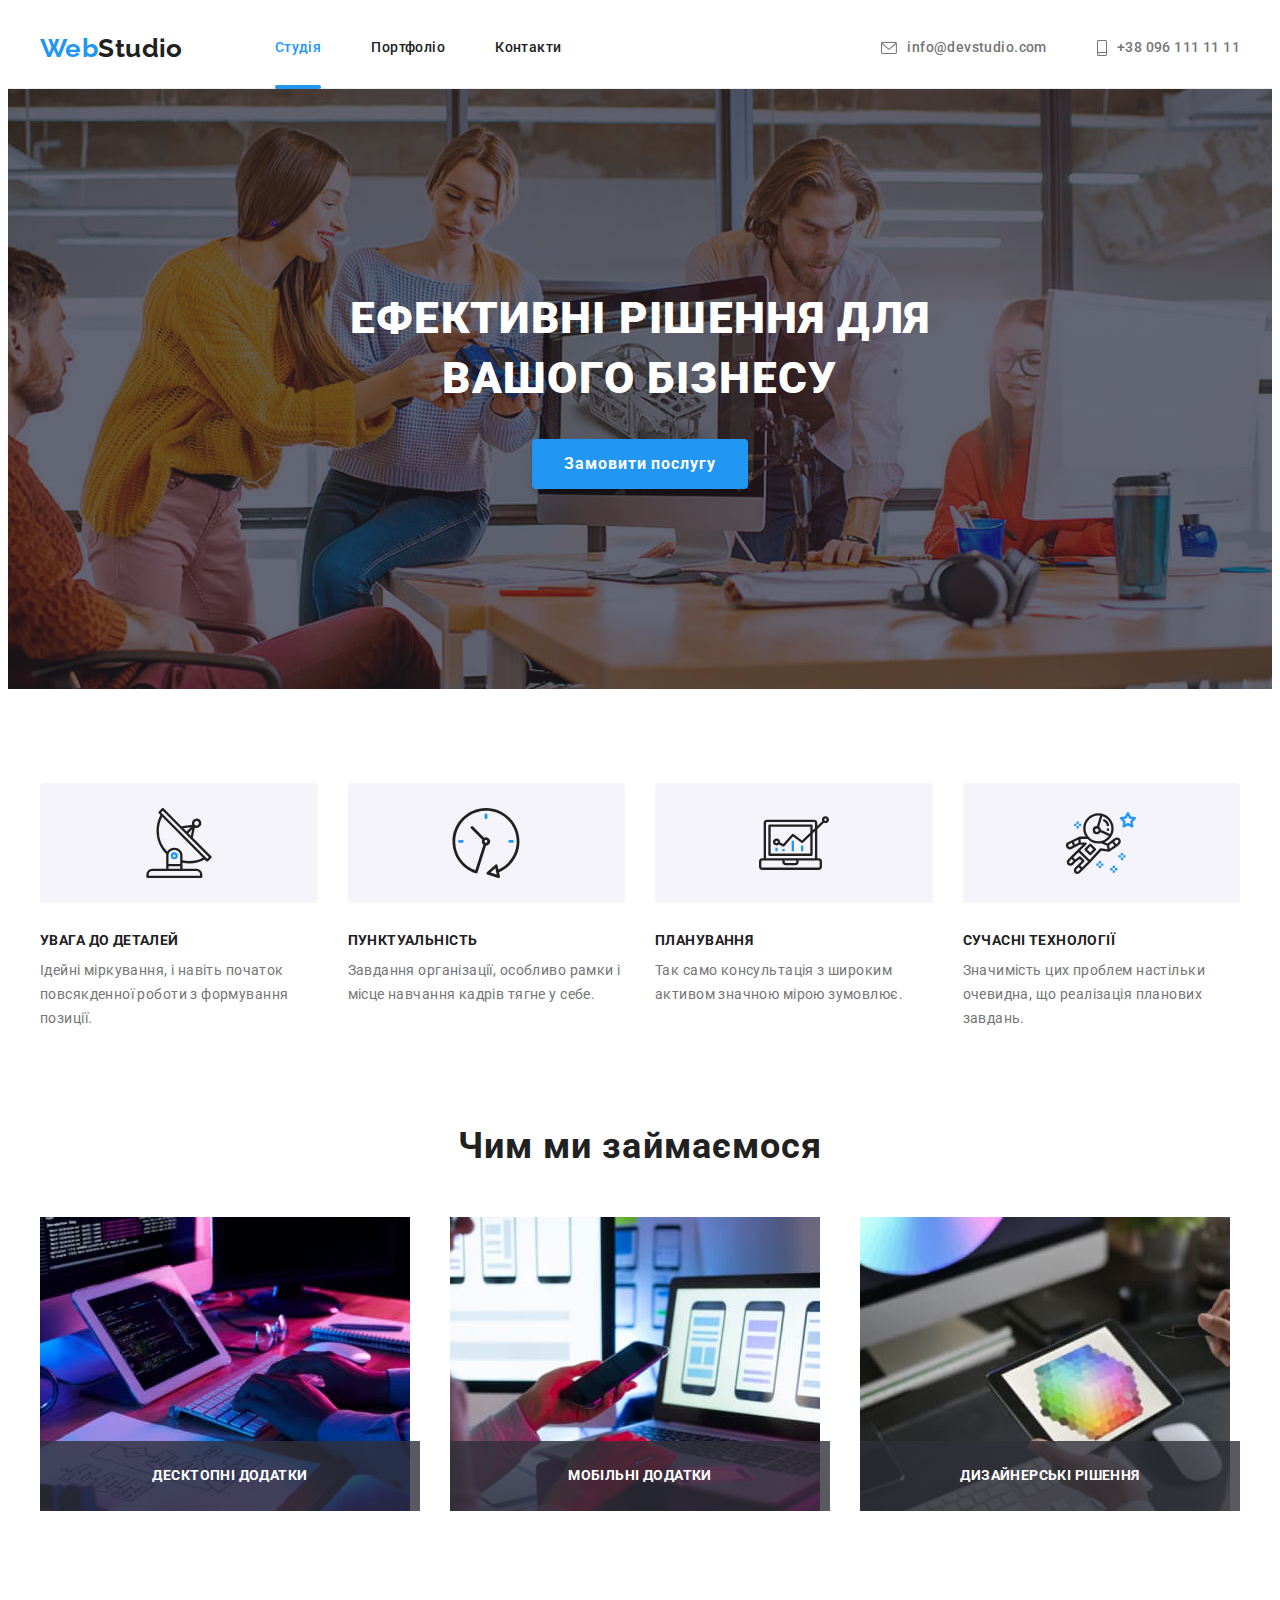
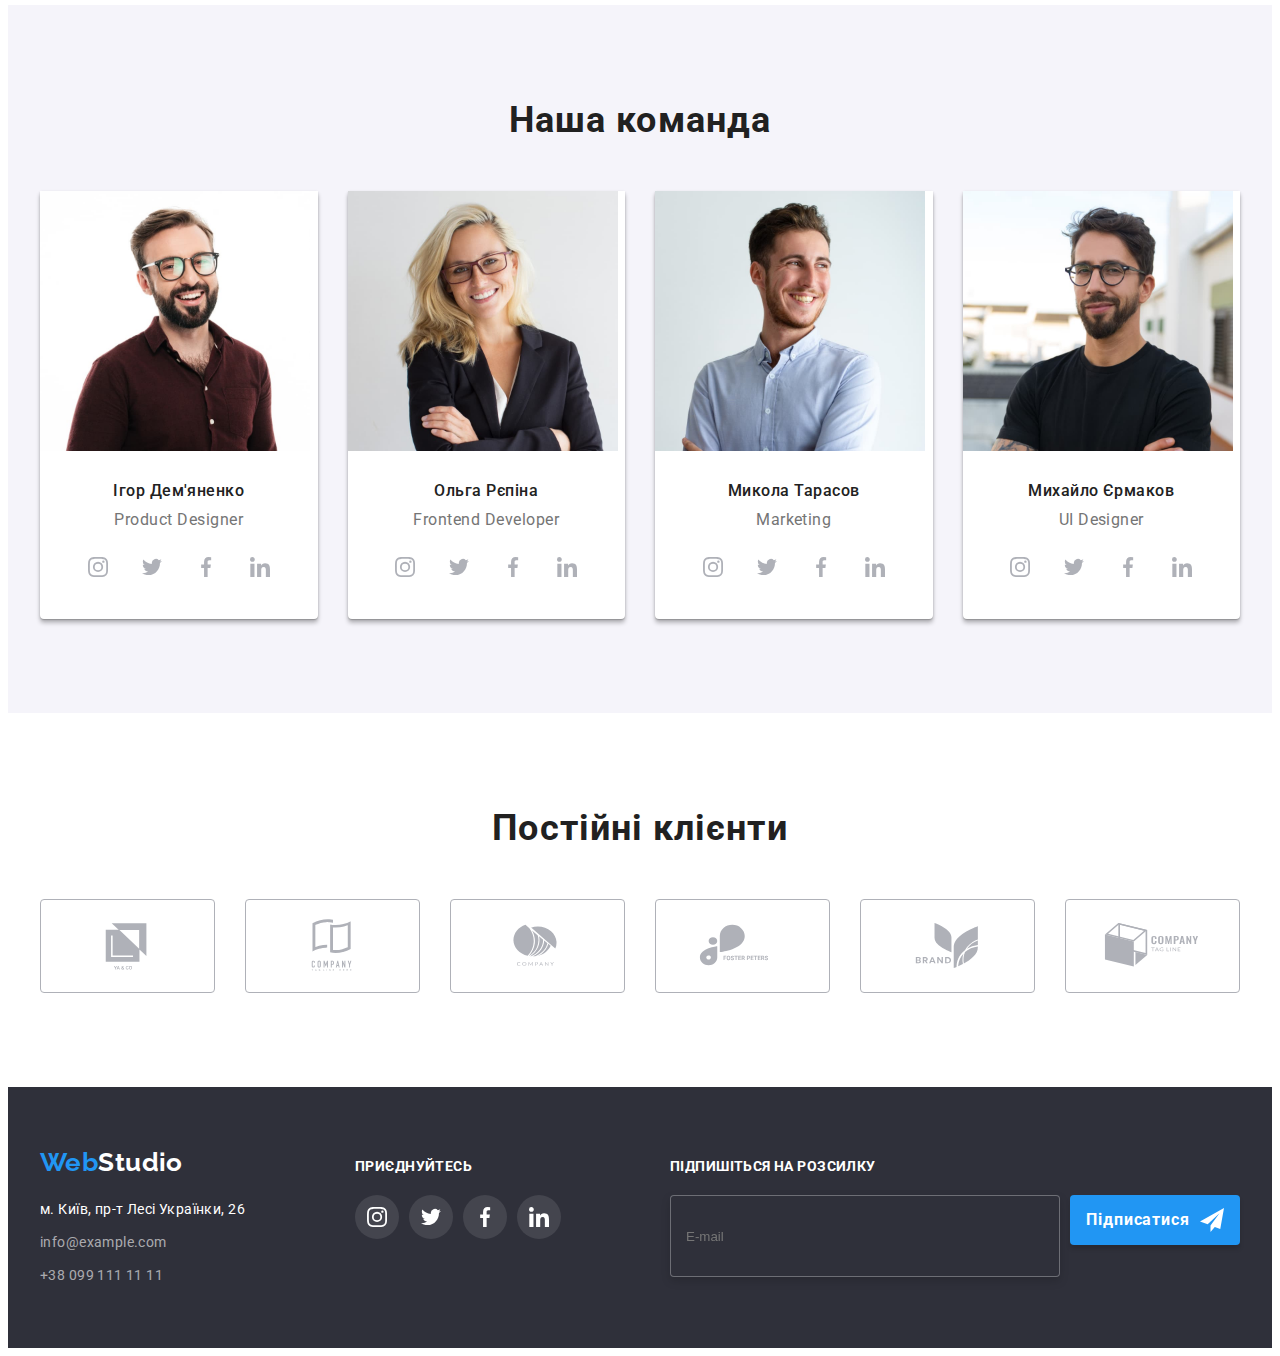
<file: index.html>
<!DOCTYPE html>
<html lang="uk">
  <head>
    <meta charset="UTF-8" />
    <meta http-equiv="X-UA-Compatible" content="IE=edge" />
    <meta name="viewport" content="width=device-width, initial-scale=1.0" />
    <title>Студія</title>
    <link rel="preconnect" href="https://fonts.googleapis.com" />
    <link rel="preconnect" href="https://fonts.gstatic.com" crossorigin />
    <link
      href="https://fonts.googleapis.com/css2?family=Raleway:wght@700&family=Roboto:wght@400;500;700;900&display=swap"
      rel="stylesheet"
    />
    <link
      rel="stylesheet"
      href="https://cdnjs.cloudflare.com/ajax/libs/modern-normalize/1.1.0/modern-normalize.min.css"
      integrity="sha512-wpPYUAdjBVSE4KJnH1VR1HeZfpl1ub8YT/NKx4PuQ5NmX2tKuGu6U/JRp5y+Y8XG2tV+wKQpNHVUX03MfMFn9Q=="
      crossorigin="anonymous"
      referrerpolicy="no-referrer"
    />
    <link rel="stylesheet" href="./css/main.min.css" />
  </head>
  <body>
    <header class="header">
      <div class="header__container container">
        <a class="header__logo logo" href=""><span class="logo__span">Web</span>Studio</a>
        <nav class="nav">
          <ul class="nav__list list">
            <li class="nav__item">
              <a class="nav__link link nav__link--current" href="./index.html">Студія</a>
            </li>
            <li class="nav__item">
              <a class="nav__link link" href="./portfolio.html">Портфоліо</a>
            </li>
            <li class="nav__item"><a class="nav__link link" href="">Контакти</a></li>
          </ul>
        </nav>

        <ul class="contacts__list list">
          <li class="contacts__item">
            <a class="contacts__link link" href="mailto:info@example.com">
              <svg class="contacts__icon" width="16" height="12">
                <use href="./images/icons.svg#envelope"></use>
              </svg>
              info@devstudio.com
            </a>
          </li>
          <li class="contacts__item">
            <a class="contacts__link link" href="tel:380991111111">
              <svg class="contacts__icon" width="10" height="16">
                <use href="./images/icons.svg#smartphone"></use>
              </svg>
              +38 096 111 11 11</a
            >
          </li>
        </ul>
      </div>
    </header>

    <main>
      <!--Герой-->
      <section class="hero">
        <div class="hero__container container">
          <h1 class="hero__title">Ефективні рішення для вашого бізнесу</h1>
          <button class="hero__btn btn" type="button" data-modal-open>Замовити послугу</button>
        </div>
      </section>
      <!--Наші переваги-->
      <section class="advantages">
        <div class="container">
          <h2 class="visually-hidden">Наші переваги</h2>
          <ul class="advantages__list list">
            <li class="advantages__item">
              <div class="advantages__box-icon">
                <svg class="advantages__icon" width="70" height="70">
                  <use href="./images/icons.svg#antenna"></use>
                </svg>
              </div>
              <h3 class="advantages__subtitle">Увага до деталей</h3>
              <p class="advantages__text">
                Ідейні міркування, і навіть початок повсякденної роботи з формування позиції.
              </p>
            </li>

            <li class="advantages__item">
              <div class="advantages__box-icon">
                <svg class="advantages__icon" width="70" height="70">
                  <use href="./images/icons.svg#clock"></use>
                </svg>
              </div>
              <h3 class="advantages__subtitle">Пунктуальність</h3>
              <p class="advantages__text">
                Завдання організації, особливо рамки і місце навчання кадрів тягне у себе.
              </p>
            </li>

            <li class="advantages__item">
              <div class="advantages__box-icon">
                <svg class="advantages__icon" width="70" height="70">
                  <use href="./images/icons.svg#diagram"></use>
                </svg>
              </div>
              <h3 class="advantages__subtitle">Планування</h3>
              <p class="advantages__text">
                Так само консультація з широким активом значною мірою зумовлює.
              </p>
            </li>

            <li class="advantages__item">
              <div class="advantages__box-icon">
                <svg class="advantages__icon" width="70" height="70">
                  <use href="./images/icons.svg#astronaut"></use>
                </svg>
              </div>
              <h3 class="advantages__subtitle">Сучасні технології</h3>
              <p class="advantages__text">
                Значимість цих проблем настільки очевидна, що реалізація планових завдань.
              </p>
            </li>
          </ul>
        </div>
      </section>
      <!--Чим ми займаємося-->
      <section class="practice">
        <div class="container">
          <h2 class="practice__title">Чим ми займаємося</h2>

          <ul class="practice__list list card-set">
            <li class="practice__item card-set__item">
              <img
                class="practice__img"
                src="./images/index/what-we-do/img(4).jpg"
                alt="Розробка"
                width="370"
              />
              <div class="practice-box">
                <h3 class="practice-box__subtitle">Десктопні додатки</h3>
              </div>
            </li>

            <li class="practice__item card-set__item">
              <img
                class="practice__img"
                src="./images/index/what-we-do/img(5).jpg"
                alt="Адаптивна розробка"
                width="370"
              />
              <div class="practice-box">
                <h3 class="practice-box__subtitle">Мобільні додатки</h3>
              </div>
            </li>

            <li class="practice__item card-set__item">
              <img
                class="practice__img"
                src="./images/index/what-we-do/img(6).jpg"
                alt="Дизайн"
                width="370"
              />
              <div class="practice-box">
                <h3 class="practice-box__subtitle">Дизайнерські рішення</h3>
              </div>
            </li>
          </ul>
        </div>
      </section>
      <!--Наша команда-->
      <section class="team">
        <div class="container">
          <h2 class="team__title">Наша команда</h2>

          <ul class="team__list list card-set">
            <li class="team__item card-set__item">
              <img
                class="team__avatar"
                src="./images/index/our-team/productdesigner.jpg"
                alt="Ігор Дем'яненко"
                width="270"
              />
              <div class="team-box">
                <h3 class="team-box__subtitle">Ігор Дем'яненко</h3>
                <p lang="en" class="team-box__text">Product Designer</p>
                <ul class="team-box__list list">
                  <li class="team-box__item">
                    <a
                      class="team-box__link link"
                      href="https://www.instagram.com/"
                      target="_blank"
                      rel="noopener noreferrer"
                      aria-label="instagram"
                      ><svg class="team-box__icon" width="20" height="20">
                        <use href="./images/icons.svg#instagram"></use></svg
                    ></a>
                  </li>

                  <li class="team-box__item">
                    <a
                      class="team-box__link link"
                      href="https://twitter.com/"
                      target="_blank"
                      rel="noopener noreferrer"
                      aria-label="twitter"
                      ><svg class="team-box__icon" width="20" height="20">
                        <use href="./images/icons.svg#twitter"></use></svg
                    ></a>
                  </li>

                  <li class="team-box__item">
                    <a
                      class="team-box__link link"
                      href="https://www.facebook.com/"
                      target="_blank"
                      rel="noopener noreferrer"
                      aria-label="facebook"
                      ><svg class="team-box__icon" width="20" height="20">
                        <use href="./images/icons.svg#facebook"></use></svg
                    ></a>
                  </li>

                  <li class="team-box__item">
                    <a
                      class="team-box__link link"
                      href="https://ua.linkedin.com/"
                      target="_blank"
                      rel="noopener noreferrer"
                      aria-label="linkedin"
                      ><svg class="team-box__icon" width="20" height="20">
                        <use href="./images/icons.svg#linkedin"></use></svg
                    ></a>
                  </li>
                </ul>
              </div>
            </li>

            <li class="team__item card-set__item">
              <img
                class="team__avatar"
                src="./images/index/our-team/frontenddeveloper.jpg"
                alt="Ольга Рєпіна"
                width="270"
              />
              <div class="team-box">
                <h3 class="team-box__subtitle">Ольга Рєпіна</h3>
                <p lang="en" class="team-box__text">Frontend Developer</p>
                <ul class="team-box__list list">
                  <li class="team-box__item">
                    <a
                      class="team-box__link link"
                      href="https://www.instagram.com/"
                      target="_blank"
                      rel="noopener noreferrer"
                      aria-label="instagram"
                      ><svg class="team-box__icon" width="20" height="20">
                        <use href="./images/icons.svg#instagram"></use></svg
                    ></a>
                  </li>

                  <li class="team-box__item">
                    <a
                      class="team-box__link link"
                      href="https://twitter.com/"
                      target="_blank"
                      rel="noopener noreferrer"
                      aria-label="twitter"
                      ><svg class="team-box__icon" width="20" height="20">
                        <use href="./images/icons.svg#twitter"></use></svg
                    ></a>
                  </li>

                  <li class="team-box__item">
                    <a
                      class="team-box__link link"
                      href="https://www.facebook.com/"
                      target="_blank"
                      rel="noopener noreferrer"
                      aria-label="facebook"
                      ><svg class="team-box__icon" width="20" height="20">
                        <use href="./images/icons.svg#facebook"></use></svg
                    ></a>
                  </li>

                  <li class="team-box__item">
                    <a
                      class="team-box__link link"
                      href="https://ua.linkedin.com/"
                      target="_blank"
                      rel="noopener noreferrer"
                      aria-label="linkedin"
                      ><svg class="team-box__icon" width="20" height="20">
                        <use href="./images/icons.svg#linkedin"></use></svg
                    ></a>
                  </li>
                </ul>
              </div>
            </li>

            <li class="team__item card-set__item">
              <img
                class="team__avatar"
                src="./images/index/our-team/marketing.jpg"
                alt="Микола Тарасов"
                width="270"
              />
              <div class="team-box">
                <h3 class="team-box__subtitle">Микола Тарасов</h3>
                <p lang="en" class="team-box__text">Marketing</p>
                <ul class="team-box__list list">
                  <li class="team-box__item">
                    <a
                      class="team-box__link link"
                      href="https://www.instagram.com/"
                      target="_blank"
                      rel="noopener noreferrer"
                      aria-label="instagram"
                      ><svg class="team-box__icon" width="20" height="20">
                        <use href="./images/icons.svg#instagram"></use></svg
                    ></a>
                  </li>

                  <li class="team-box__item">
                    <a
                      class="team-box__link link"
                      href="https://twitter.com/"
                      target="_blank"
                      rel="noopener noreferrer"
                      aria-label="twitter"
                      ><svg class="team-box__icon" width="20" height="20">
                        <use href="./images/icons.svg#twitter"></use></svg
                    ></a>
                  </li>

                  <li class="team-box__item">
                    <a
                      class="team-box__link link"
                      href="https://www.facebook.com/"
                      target="_blank"
                      rel="noopener noreferrer"
                      aria-label="facebook"
                      ><svg class="team-box__icon" width="20" height="20">
                        <use href="./images/icons.svg#facebook"></use></svg
                    ></a>
                  </li>

                  <li class="team-box__item">
                    <a
                      class="team-box__link link"
                      href="https://ua.linkedin.com/"
                      target="_blank"
                      rel="noopener noreferrer"
                      aria-label="linkedin"
                      ><svg class="team-box__icon" width="20" height="20">
                        <use href="./images/icons.svg#linkedin"></use></svg
                    ></a>
                  </li>
                </ul>
              </div>
            </li>

            <li class="team__item card-set__item">
              <img
                class="team__avatar"
                src="./images/index/our-team/uidesigner.jpg"
                alt="Михайло Єрмаков"
                width="270"
              />
              <div class="team-box">
                <h3 class="team-box__subtitle">Михайло Єрмаков</h3>
                <p class="team-box__text" lang="en">UI Designer</p>
                <ul class="team-box__list list">
                  <li class="team-box__item">
                    <a
                      class="team-box__link link"
                      href="https://www.instagram.com/"
                      target="_blank"
                      rel="noopener noreferrer"
                      aria-label="instagram"
                      ><svg class="team-box__icon" width="20" height="20">
                        <use href="./images/icons.svg#instagram"></use></svg
                    ></a>
                  </li>

                  <li class="team-box__item">
                    <a
                      class="team-box__link link"
                      href="https://twitter.com/"
                      target="_blank"
                      rel="noopener noreferrer"
                      aria-label="twitter"
                      ><svg class="team-box__icon" width="20" height="20">
                        <use href="./images/icons.svg#twitter"></use></svg
                    ></a>
                  </li>

                  <li class="team-box__item">
                    <a
                      class="team-box__link link"
                      href="https://www.facebook.com/"
                      target="_blank"
                      rel="noopener noreferrer"
                      aria-label="facebook"
                      ><svg class="team-box__icon" width="20" height="20">
                        <use href="./images/icons.svg#facebook"></use></svg
                    ></a>
                  </li>

                  <li class="team-box__item">
                    <a
                      class="team-box__link link"
                      href="https://ua.linkedin.com/"
                      target="_blank"
                      rel="noopener noreferrer"
                      aria-label="linkedin"
                      ><svg class="team-box__icon" width="20" height="20">
                        <use href="./images/icons.svg#linkedin"></use></svg
                    ></a>
                  </li>
                </ul>
              </div>
            </li>
          </ul>
        </div>
      </section>
      <!--Постійні клієнти-->
      <section class="clients">
        <div class="container">
          <h2 class="clients__title">Постійні клієнти</h2>
          <ul class="clients__list list">
            <li class="clients__item">
              <a
                class="clients__link link"
                href=""
                target="_blank"
                rel="noopener noreferrer"
                aria-label=""
              >
                <svg class="clients__icon" width="106" height="60">
                  <use href="./images/icons.svg#Logo"></use>
                </svg>
              </a>
            </li>

            <li class="clients__item">
              <a
                class="clients__link link"
                href=""
                target="_blank"
                rel="noopener noreferrer"
                aria-label=""
              >
                <svg class="clients__icon" width="106" height="60">
                  <use href="./images/icons.svg#Logo-1"></use>
                </svg>
              </a>
            </li>

            <li class="clients__item">
              <a
                class="clients__link link"
                href=""
                target="_blank"
                rel="noopener noreferrer"
                aria-label=""
              >
                <svg class="clients__icon" width="106" height="60">
                  <use href="./images/icons.svg#Logo-2"></use>
                </svg>
              </a>
            </li>

            <li class="clients__item">
              <a
                class="clients__link link"
                href=""
                target="_blank"
                rel="noopener noreferrer"
                aria-label=""
              >
                <svg class="clients__icon" width="106" height="60">
                  <use href="./images/icons.svg#Logo-3"></use>
                </svg>
              </a>
            </li>

            <li class="clients__item">
              <a
                class="clients__link link"
                href=""
                target="_blank"
                rel="noopener noreferrer"
                aria-label=""
              >
                <svg class="clients__icon" width="106" height="60">
                  <use href="./images/icons.svg#Logo-4"></use>
                </svg>
              </a>
            </li>

            <li class="clients__item">
              <a
                class="clients__link link"
                href=""
                target="_blank"
                rel="noopener noreferrer"
                aria-label=""
              >
                <svg class="clients__icon" width="106" height="60">
                  <use href="./images/icons.svg#Logo-5"></use>
                </svg>
              </a>
            </li>
          </ul>
        </div>
      </section>
    </main>

    <footer class="footer">
      <div class="footer__container container">
        <div class="footer__box">
          <a class="footer__logo logo" href=""><span class="logo__span">Web</span>Studio</a>

          <address class="address">
            <ul class="address__list list">
              <li class="address__item">
                <a
                  class="address__link--map link"
                  href="https://goo.gl/maps/CPtrU1FHBa2aNyZL9"
                  target="_blank"
                  rel="noopener noreferrer"
                >
                  м. Київ, пр-т Лесі Українки, 26
                </a>
              </li>

              <li class="address__item">
                <a class="address__link link" href="mailto:info@example.com">info@example.com</a>
              </li>

              <li class="address__item">
                <a class="address__link link" href="tel:380991111111">+38 099 111 11 11</a>
              </li>
            </ul>
          </address>
        </div>

        <div class="socials-box">
          <b class="socials-box__title">приєднуйтесь</b>
          <ul class="socials-box__list list">
            <li class="socials-box__item">
              <a
                class="socials-box__link link"
                href="https://www.instagram.com/"
                target="_blank"
                rel="noopener noreferrer"
                aria-label="instagram"
              >
                <svg class="socials-box__icon" width="20" height="20">
                  <use href="./images/icons.svg#instagram"></use>
                </svg>
              </a>
            </li>

            <li class="socials-box__item">
              <a
                class="socials-box__link link"
                href="https://twitter.com/"
                target="_blank"
                rel="noopener noreferrer"
                aria-label="twitter"
              >
                <svg class="socials-box__icons" width="20" height="20">
                  <use href="./images/icons.svg#twitter"></use>
                </svg>
              </a>
            </li>

            <li class="socials-box__item">
              <a
                class="socials-box__link link"
                href="https://www.facebook.com/"
                target="_blank"
                rel="noopener noreferrer"
                aria-label="facebook"
              >
                <svg class="socials-box__icon" width="20" height="20">
                  <use href="./images/icons.svg#facebook"></use>
                </svg>
              </a>
            </li>

            <li class="socials-box__item">
              <a
                class="socials-box__link link"
                href="https://ua.linkedin.com/"
                target="_blank"
                rel="noopener noreferrer"
                aria-label="linkedin"
              >
                <svg class="socials-box__icon" width="20" height="20">
                  <use href="./images/icons.svg#linkedin"></use>
                </svg>
              </a>
            </li>
          </ul>
        </div>

        <form class="follow">
          <strong class="follow__title">Підпишіться на розсилку</strong>
          <div class="follow__box">
            <label class="follow__label">
              <input class="follow__input" type="email" name="user-email" placeholder="E-mail" />
            </label>
            <button class="follow__btn btn" type="submit">
              Підписатися
              <svg class="follow__icon" width="24" height="24">
                <use href="./images/icons.svg#icon-icon-send"></use>
              </svg>
            </button>
          </div>
        </form>
      </div>
    </footer>

    <!-- Модальне вікно -->
    <div class="backdrop is-hidden" data-modal>
      <div class="modal">
        <button class="modal__btn btn" type="button" data-modal-close>
          <svg class="modal__icon" width="11" height="11">
            <use href="./images/icons.svg#icon-Vector"></use>
          </svg>
        </button>

        <strong class="registration__title">Залиште свої дані, ми вам передзвонимо</strong>

        <form class="registration">
          <div class="registration__box">
            <label class="registration__field">
              <span class="registration__label">Ім'я</span>
              <input class="registration__input" type="text" name="user-name" />
              <svg class="registration__icon" width="18" height="18">
                <use href="./images/icons.svg#icon-person-black"></use>
              </svg>
            </label>

            <label class="registration__field">
              <span class="registration__label">Телефон</span>
              <input class="registration__input" type="text" name="user-phone" />
              <svg class="registration__icon" width="18" height="18">
                <use href="./images/icons.svg#icon-phone-black"></use>
              </svg>
            </label>

            <label class="registration__field">
              <span class="registration__label">Пошта</span>
              <input class="registration__input" type="email" name="user-email" />
              <svg class="registration__icon" width="18" height="18">
                <use href="./images/icons.svg#icon-email-black"></use>
              </svg>
            </label>

            <label class="registration__field">
              <span class="registration__label">Коментар</span>
              <textarea
                class="registration__coment"
                name="coment"
                placeholder="Введіть текст"
              ></textarea>
            </label>
          </div>

          <label class="agreement-checkbox">
            <input
              class="agreement-checkbox__input visually-hidden"
              type="checkbox"
              name="agreement"
            />
            <svg class="agreement-checkbox__icon" width="16" height="15">
              <use
                class="agreement-checkbox__img--unchecked"
                href="./images/icons.svg#icon-checkbox"
              ></use>
              <use
                class="agreement-checkbox__img--checked"
                href="./images/icons.svg#icon-icon-check"
              ></use>
            </svg>
            <span class="agreement-checkbox__label">Погоджуюся з розсилкою та приймаю</span>
            <a class="agreement-checkbox__link" href="">Умови договору</a>
          </label>

          <button class="registration__btn btn" type="submit">Відправити</button>
        </form>
      </div>
    </div>

    <script src="./js/modal.js"></script>
  </body>
</html>
</file>
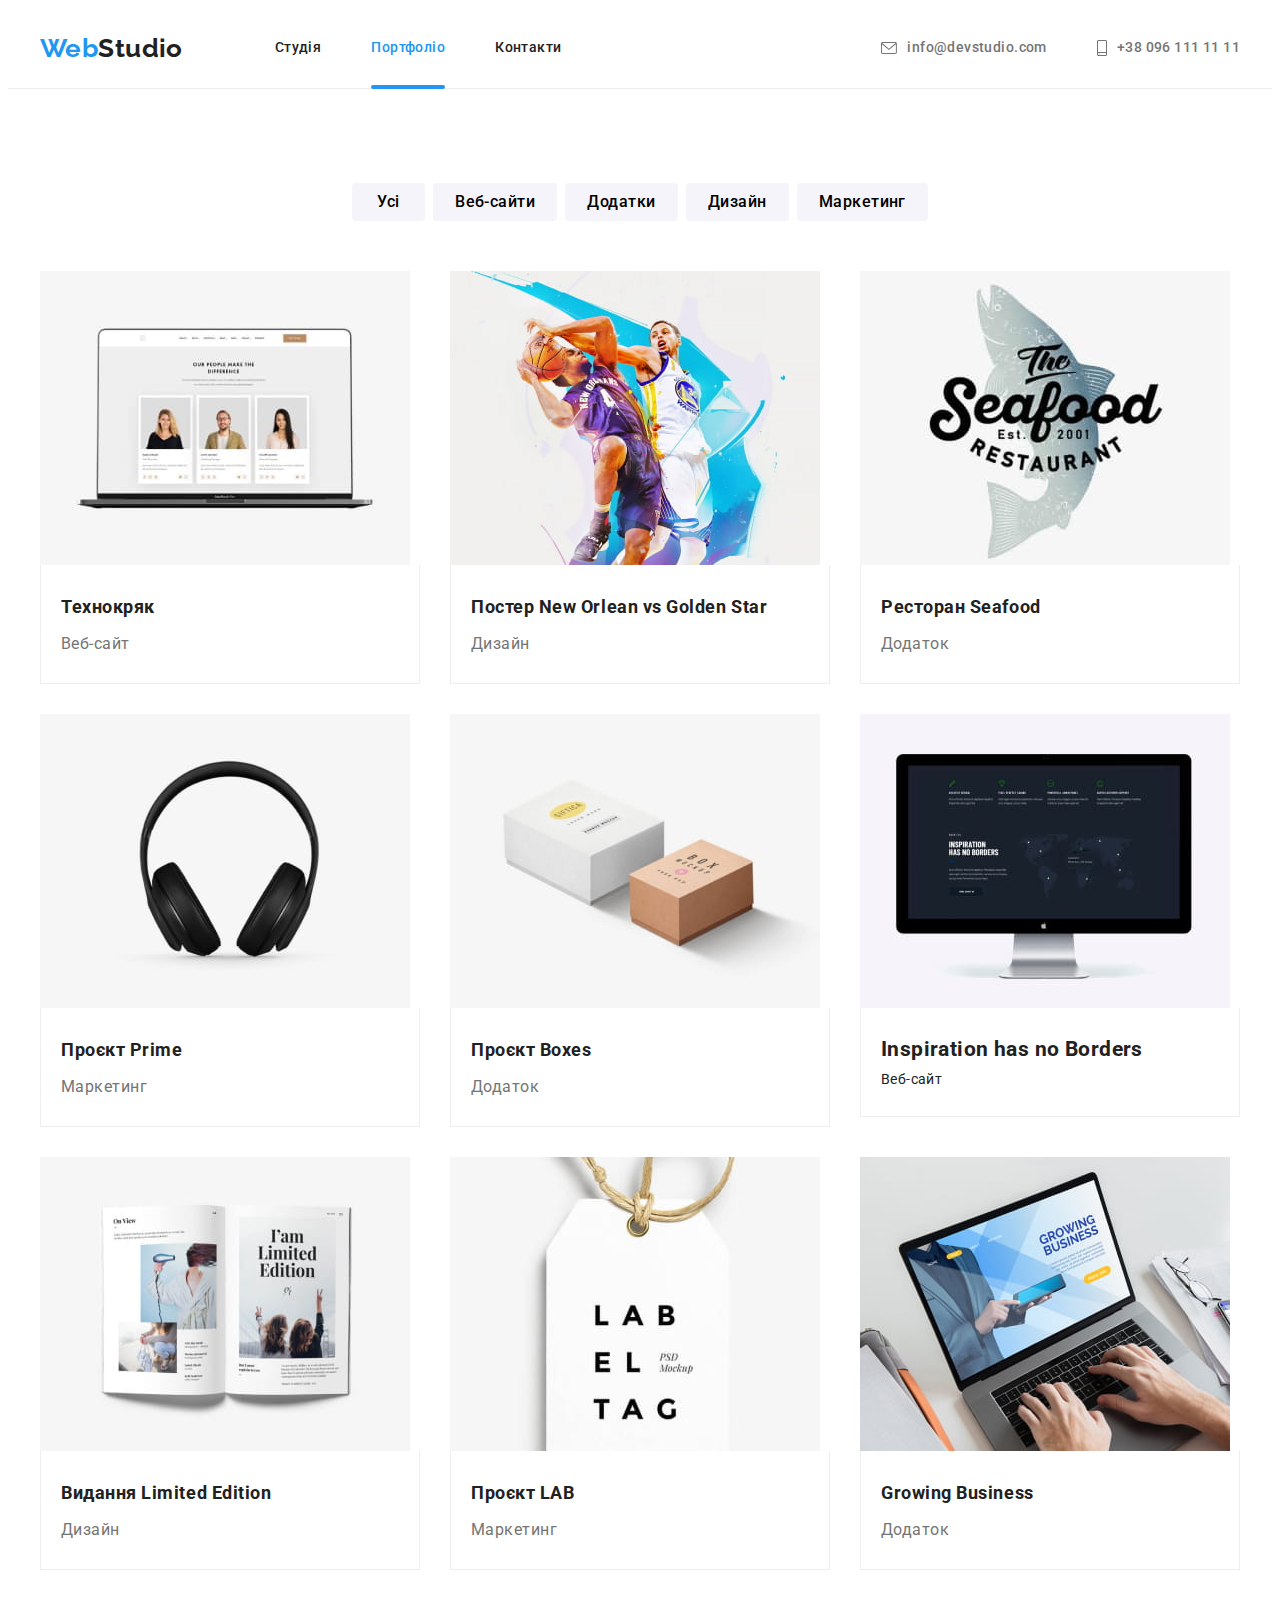
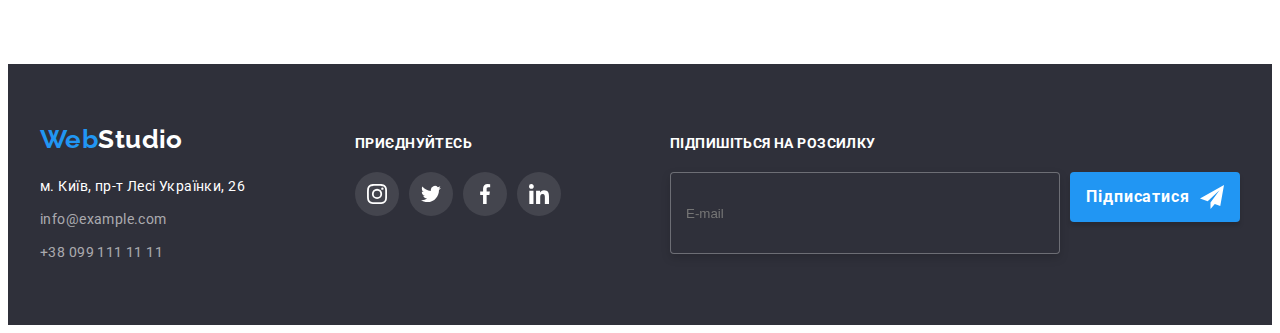
<file: portfolio.html>
<!DOCTYPE html>
<html lang="uk">
  <head>
    <meta charset="UTF-8" />
    <meta http-equiv="X-UA-Compatible" content="IE=edge" />
    <meta name="viewport" content="width=device-width, initial-scale=1.0" />
    <title>Портфоліо</title>
    <link rel="preconnect" href="https://fonts.googleapis.com" />
    <link rel="preconnect" href="https://fonts.gstatic.com" crossorigin />
    <link
      href="https://fonts.googleapis.com/css2?family=Raleway:wght@700&family=Roboto:wght@400;500;700;900&display=swap"
      rel="stylesheet"
    />
    <link
      rel="stylesheet"
      href="https://cdnjs.cloudflare.com/ajax/libs/modern-normalize/1.1.0/modern-normalize.min.css"
      integrity="sha512-wpPYUAdjBVSE4KJnH1VR1HeZfpl1ub8YT/NKx4PuQ5NmX2tKuGu6U/JRp5y+Y8XG2tV+wKQpNHVUX03MfMFn9Q=="
      crossorigin="anonymous"
      referrerpolicy="no-referrer"
    />
    <link rel="stylesheet" href="./css/main.min.css" />
  </head>
  <body>
    <header class="header">
      <div class="header__container container">
        <a class="header__logo logo" href=""><span class="logo__span">Web</span>Studio</a>
        <nav class="nav">
          <ul class="nav__list list">
            <li class="nav__item">
              <a class="nav__link link" href="./index.html">Студія</a>
            </li>
            <li class="nav__item">
              <a class="nav__link link nav__link--current" href="./portfolio.html">Портфоліо</a>
            </li>
            <li class="nav__item"><a class="nav__link link" href="">Контакти</a></li>
          </ul>
        </nav>

        <ul class="contacts__list list">
          <li class="contacts__item">
            <a class="contacts__link link" href="mailto:info@example.com">
              <svg class="contacts__icon" width="16" height="12">
                <use href="./images/icons.svg#envelope"></use>
              </svg>
              info@devstudio.com
            </a>
          </li>
          <li class="contacts__item">
            <a class="contacts__link link" href="tel:380991111111">
              <svg class="contacts__icon" width="10" height="16">
                <use href="./images/icons.svg#smartphone"></use>
              </svg>
              +38 096 111 11 11</a
            >
          </li>
        </ul>
      </div>
    </header>

    <main>
      <!-- Усі Портфоліо -->
      <section class="portfolio">
        <div class="portfolio__container container">
          <h1 class="visually-hidden">Портфоліо</h1>

          <ul class="portfolio__btn-list list">
            <li class="portfolio__item">
              <button class="portfolio__btn btn" type="button">Усі</button>
            </li>

            <li class="portfolio__item">
              <button class="portfolio__btn btn" type="button">Веб-сайти</button>
            </li>

            <li class="portfolio__item">
              <button class="portfolio__btn btn" type="button">Додатки</button>
            </li>

            <li class="portfolio__item">
              <button class="portfolio__btn btn" type="button">Дизайн</button>
            </li>

            <li class="portfolio__item">
              <button class="portfolio__btn btn" type="button">Маркетинг</button>
            </li>
          </ul>

          <ul class="portfolio__list list card-set">
            <li class="portfolio__item card-set__item">
              <a href="" class="portfolio__link">
                <div class="portfolio__thumb">
                  <img
                    class="portfolio__img"
                    src="./images/portfolio/all/laptop.jpg"
                    alt="Ноутбук з веб-сайтом"
                    width="370"
                    height="294"
                  />
                  <div class="overlay">
                    <p class="overlay__desc">
                      Ресурс пропонує комплексні пропозиції з різним рівнем функціоналу та сервісів.
                      Все це дозволить відвідувачу отримати вичерпні відомості про компанію чи
                      приватну особу.
                    </p>
                  </div>
                </div>
                <div class="portfolio-set">
                  <h2 class="portfolio-set__subtitle">Технокряк</h2>
                  <p class="portfolio-set__text">Веб-сайт</p>
                </div>
              </a>
            </li>

            <li class="portfolio__item card-set__item">
              <a href="" class="portfolio__link">
                <div class="portfolio__thumb">
                  <img
                    class="portfolio__img"
                    src="./images/portfolio/all/basketball.jpg"
                    alt="Баскетболісти"
                    width="370"
                    height="294"
                  />
                  <div class="overlay">
                    <p class="overlay__desc">
                      Ресурс пропонує комплексні пропозиції з різним рівнем функціоналу та сервісів.
                      Все це дозволить відвідувачу отримати вичерпні відомості про компанію чи
                      приватну особу.
                    </p>
                  </div>
                </div>
                <div class="portfolio-set">
                  <h2 class="portfolio-set__subtitle" lang="en">
                    <span lang="uk">Постер</span> New Orlean vs Golden Star
                  </h2>
                  <p class="portfolio-set__text">Дизайн</p>
                </div>
              </a>
            </li>

            <li class="portfolio__item card-set__item">
              <a href="" class="portfolio__link">
                <div class="portfolio__thumb">
                  <img
                    class="portfolio__img"
                    src="./images/portfolio/all/seafood.jpg"
                    alt="Риба логотип"
                    width="370"
                    height="294"
                  />
                  <div class="overlay">
                    <p class="overlay__desc">
                      Ресурс пропонує комплексні пропозиції з різним рівнем функціоналу та сервісів.
                      Все це дозволить відвідувачу отримати вичерпні відомості про компанію чи
                      приватну особу.
                    </p>
                  </div>
                </div>
                <div class="portfolio-set">
                  <h2 class="portfolio-set__subtitle">Ресторан <span lang="en">Seafood</span></h2>
                  <p class="portfolio-set__text">Додаток</p>
                </div>
              </a>
            </li>

            <li class="portfolio__item card-set__item">
              <a href="" class="portfolio__link">
                <div class="portfolio__thumb">
                  <img
                    class="portfolio__img"
                    src="./images/portfolio/all/headphones.jpg"
                    alt="Навушники"
                    width="370"
                    height="294"
                  />
                  <div class="overlay">
                    <p class="overlay__desc">
                      Ресурс пропонує комплексні пропозиції з різним рівнем функціоналу та сервісів.
                      Все це дозволить відвідувачу отримати вичерпні відомості про компанію чи
                      приватну особу.
                    </p>
                  </div>
                </div>
                <div class="portfolio-set">
                  <h2 class="portfolio-set__subtitle">Проєкт <span lang="en">Prime</span></h2>
                  <p class="portfolio-set__text">Маркетинг</p>
                </div>
              </a>
            </li>

            <li class="portfolio__item card-set__item">
              <a href="" class="portfolio__link">
                <div class="portfolio__thumb">
                  <img
                    class="portfolio__img"
                    src="./images/portfolio/all/box.jpg"
                    alt="Коробки"
                    width="370"
                    height="294"
                  />
                  <div class="overlay">
                    <p class="overlay__desc">
                      Ресурс пропонує комплексні пропозиції з різним рівнем функціоналу та сервісів.
                      Все це дозволить відвідувачу отримати вичерпні відомості про компанію чи
                      приватну особу.
                    </p>
                  </div>
                </div>
                <div class="portfolio-set">
                  <h2 class="portfolio-set__subtitle">Проєкт <span lang="en">Boxes</span></h2>
                  <p class="portfolio-set__text">Додаток</p>
                </div>
              </a>
            </li>

            <li class="portfolio__item card-set__item">
              <a href="" class="portfolio__link">
                <div class="portfolio__thumb">
                  <img
                    class="portfolio__img"
                    src="./images/portfolio/all/monitor.jpg"
                    alt="Монітор з веб-сайтом"
                    width="370"
                    height="294"
                  />
                  <div class="overlay">
                    <p class="overlay__desc">
                      Ресурс пропонує комплексні пропозиції з різним рівнем функціоналу та сервісів.
                      Все це дозволить відвідувачу отримати вичерпні відомості про компанію чи
                      приватну особу.
                    </p>
                  </div>
                </div>
                <div class="portfolio-set">
                  <h2 class="portfolio__subtitle" lang="en">Inspiration has no Borders</h2>
                  <p class="portfolio__text">Веб-сайт</p>
                </div>
              </a>
            </li>

            <li class="portfolio__item card-set__item">
              <a href="" class="portfolio__link">
                <div class="portfolio__thumb">
                  <img
                    class="portfolio__img"
                    src="./images/portfolio/all/book.jpg"
                    alt="Книга"
                    width="370"
                    height="294"
                  />
                  <div class="overlay">
                    <p class="overlay__desc">
                      Ресурс пропонує комплексні пропозиції з різним рівнем функціоналу та сервісів.
                      Все це дозволить відвідувачу отримати вичерпні відомості про компанію чи
                      приватну особу.
                    </p>
                  </div>
                </div>
                <div class="portfolio-set">
                  <h2 class="portfolio-set__subtitle" lang="en">
                    <span lang="uk">Видання</span> Limited Edition
                  </h2>
                  <p class="portfolio-set__text">Дизайн</p>
                </div>
              </a>
            </li>

            <li class="portfolio__item card-set__item">
              <a href="" class="portfolio__link">
                <div class="portfolio__thumb">
                  <img
                    class="portfolio__img"
                    src="./images/portfolio/all/label.jpg"
                    alt="LAB"
                    width="370"
                    height="294"
                  />
                  <div class="overlay">
                    <p class="overlay__desc">
                      Ресурс пропонує комплексні пропозиції з різним рівнем функціоналу та сервісів.
                      Все це дозволить відвідувачу отримати вичерпні відомості про компанію чи
                      приватну особу.
                    </p>
                  </div>
                </div>
                <div class="portfolio-set">
                  <h2 class="portfolio-set__subtitle">Проєкт <span lang="en">LAB</span></h2>
                  <p class="portfolio-set__text">Маркетинг</p>
                </div>
              </a>
            </li>

            <li class="portfolio__item card-set__item">
              <a href="" class="portfolio__link">
                <div class="portfolio__thumb">
                  <img
                    class="portfolio__img"
                    src="./images/portfolio/all/laptop-2.jpg"
                    alt="Ноутбук з веб-сайтом"
                    width="370"
                    height="294"
                  />
                  <div class="overlay">
                    <p class="overlay__desc">
                      Ресурс пропонує комплексні пропозиції з різним рівнем функціоналу та сервісів.
                      Все це дозволить відвідувачу отримати вичерпні відомості про компанію чи
                      приватну особу.
                    </p>
                  </div>
                </div>
                <div class="portfolio-set">
                  <h2 class="portfolio-set__subtitle" lang="en">Growing Business</h2>
                  <p class="portfolio-set__text">Додаток</p>
                </div>
              </a>
            </li>
          </ul>
        </div>
      </section>
    </main>

    <footer class="footer">
      <div class="footer__container container">
        <div class="footer__box">
          <a class="footer__logo logo" href=""><span class="logo__span">Web</span>Studio</a>

          <address class="address">
            <ul class="address__list list">
              <li class="address__item">
                <a
                  class="address__link--map link"
                  href="https://goo.gl/maps/CPtrU1FHBa2aNyZL9"
                  target="_blank"
                  rel="noopener noreferrer"
                >
                  м. Київ, пр-т Лесі Українки, 26
                </a>
              </li>

              <li class="address__item">
                <a class="address__link link" href="mailto:info@example.com">info@example.com</a>
              </li>

              <li class="address__item">
                <a class="address__link link" href="tel:380991111111">+38 099 111 11 11</a>
              </li>
            </ul>
          </address>
        </div>

        <div class="socials-box">
          <b class="socials-box__title">приєднуйтесь</b>
          <ul class="socials-box__list list">
            <li class="socials-box__item">
              <a
                class="socials-box__link link"
                href="https://www.instagram.com/"
                target="_blank"
                rel="noopener noreferrer"
                aria-label="instagram"
              >
                <svg class="socials-box__icon" width="20" height="20">
                  <use href="./images/icons.svg#instagram"></use>
                </svg>
              </a>
            </li>

            <li class="socials-box__item">
              <a
                class="socials-box__link link"
                href="https://twitter.com/"
                target="_blank"
                rel="noopener noreferrer"
                aria-label="twitter"
              >
                <svg class="socials-box__icons" width="20" height="20">
                  <use href="./images/icons.svg#twitter"></use>
                </svg>
              </a>
            </li>

            <li class="socials-box__item">
              <a
                class="socials-box__link link"
                href="https://www.facebook.com/"
                target="_blank"
                rel="noopener noreferrer"
                aria-label="facebook"
              >
                <svg class="socials-box__icon" width="20" height="20">
                  <use href="./images/icons.svg#facebook"></use>
                </svg>
              </a>
            </li>

            <li class="socials-box__item">
              <a
                class="socials-box__link link"
                href="https://ua.linkedin.com/"
                target="_blank"
                rel="noopener noreferrer"
                aria-label="linkedin"
              >
                <svg class="socials-box__icon" width="20" height="20">
                  <use href="./images/icons.svg#linkedin"></use>
                </svg>
              </a>
            </li>
          </ul>
        </div>

        <form class="follow">
          <strong class="follow__title">Підпишіться на розсилку</strong>
          <div class="follow__box">
            <label class="follow__label">
              <input class="follow__input" type="email" name="user-email" placeholder="E-mail" />
            </label>
            <button class="follow__btn btn" type="submit">
              Підписатися
              <svg class="follow__icon" width="24" height="24">
                <use href="./images/icons.svg#icon-icon-send"></use>
              </svg>
            </button>
          </div>
        </form>
      </div>
    </footer>
  </body>
</html>
</file>
<file: css/main.min.css>
:root{--main-bg-cl: #ffffff;--cart-border-cl: 1px solid #eeeeee;--header-border-cl: #ececec;--secondary-bg-cl: #2f303a;--bg-cl-hero: #c4c4c4;--third-bg-cl: #f5f4fa;--accent-cl: #2196f3;--accent-cl-90: rgba(33, 150, 243, 0.9);--main-page-btn-cl: #188ce8;--socials-cl: #afb1b8;--section-ptf-cl: #eeeeee;--grad-hero: rgba(47, 48, 58, 0.4);--bg-what-we-do: rgba(47, 48, 58, 0.8);--bg-overlay: rgba(0, 0, 0, 0.2);--main-text-cl: #212121;--secondary-text-cl: #757575;--logo-cl: #000000;--foter-cont-cl-60: rgba(255, 255, 255, 0.6);--foter-cont-cl-10: rgba(255, 255, 255, 0.1);--main-font: "Roboto", sans-serif;--logo-font: "Raleway", sans-serif;--main-bord-rad: 4px;--indent: 30px;--item: 3;--main-animation: 250ms cubic-bezier(0.4, 0, 0.2, 1)}.visually-hidden{position:absolute;width:1px;height:1px;margin:-1px;border:0;padding:0;white-space:nowrap;-webkit-clip-path:inset(100%);clip-path:inset(100%);clip:rect(0 0 0 0);overflow:hidden}body{color:var(--main-text-cl);font-family:var(--main-font);font-size:14px;line-height:1.71;letter-spacing:.03em}img{display:block;max-width:100%;height:auto}h1,h2,h3,h4,h5,h6,p{margin:0}.list{list-style:none;margin:0;padding:0}.link{text-decoration:none;color:currentColor}.portfolio__link{text-decoration:none;color:currentColor;display:block}.btn{border:none;cursor:pointer}.address__list{font-style:normal}.container{width:1200px;padding-left:15px;padding-right:15px;margin-left:auto;margin-right:auto}.card-set{display:-webkit-box;display:-ms-flexbox;display:flex;-ms-flex-wrap:wrap;flex-wrap:wrap;gap:var(--indent)}.card-set__item{-ms-flex-preferred-size:calc((100% - var(--indent)*(var(--item) - 1))/var(--item));flex-basis:calc((100% - var(--indent)*(var(--item) - 1))/var(--item))}.link{-webkit-transition:background-color var(--main-animation),color var(--main-animation),fill var(--main-animation),border var(--main-animation);transition:background-color var(--main-animation),color var(--main-animation),fill var(--main-animation),border var(--main-animation)}.portfolio__link{-webkit-transition:-webkit-box-shadow var(--main-animation);transition:-webkit-box-shadow var(--main-animation);transition:box-shadow var(--main-animation);transition:box-shadow var(--main-animation), -webkit-box-shadow var(--main-animation)}.btn{-webkit-transition:background-color var(--main-animation),color var(--main-animation),fill var(--main-animation),-webkit-box-shadow var(--main-animation);transition:background-color var(--main-animation),color var(--main-animation),fill var(--main-animation),-webkit-box-shadow var(--main-animation);transition:background-color var(--main-animation),color var(--main-animation),box-shadow var(--main-animation),fill var(--main-animation);transition:background-color var(--main-animation),color var(--main-animation),box-shadow var(--main-animation),fill var(--main-animation),-webkit-box-shadow var(--main-animation)}.agreement-checkbox__icon{-webkit-transition:opacity var(--main-animation),fill var(--main-animation),outline var(--main-animation);transition:opacity var(--main-animation),fill var(--main-animation),outline var(--main-animation)}.registration__coment{-webkit-transition:border-color var(--main-animation);transition:border-color var(--main-animation)}.registration__icon{-webkit-transition:fill var(--main-animation);transition:fill var(--main-animation)}.registration__input{-webkit-transition:border-color var(--main-animation);transition:border-color var(--main-animation)}.modal{-webkit-transition:-webkit-transform var(--main-animation);transition:-webkit-transform var(--main-animation);transition:transform var(--main-animation);transition:transform var(--main-animation), -webkit-transform var(--main-animation)}.backdrop{-webkit-transition:opacity var(--main-animation);transition:opacity var(--main-animation)}.overlay{-webkit-transition:-webkit-transform var(--main-animation);transition:-webkit-transform var(--main-animation);transition:transform var(--main-animation);transition:transform var(--main-animation), -webkit-transform var(--main-animation)}.header{border-bottom:1px solid var(--header-border-cl)}.header__container{display:-webkit-box;display:-ms-flexbox;display:flex;-webkit-box-align:center;-ms-flex-align:center;align-items:center}.header__logo{color:#212121;margin-right:92px}.nav{margin-right:auto}.nav__list{display:-webkit-box;display:-ms-flexbox;display:flex;-ms-flex-wrap:wrap;flex-wrap:wrap;gap:50px}.nav__link{display:block;padding:32px 0;color:var(--main-text-cl);font-weight:500;font-size:14px;line-height:1.14;letter-spacing:.03em;text-transform:none}.nav__link:hover,.nav__link:focus{color:var(--accent-cl)}.nav__link--current{color:var(--accent-cl);position:relative}.nav__link--current::after{content:"";width:100%;height:4px;position:absolute;left:0;bottom:-1px;display:block;border-radius:2px;background-color:var(--accent-cl)}.contacts__list{display:-webkit-box;display:-ms-flexbox;display:flex;gap:50px}.contacts__link{display:-webkit-box;display:-ms-flexbox;display:flex;-webkit-box-align:center;-ms-flex-align:center;align-items:center;padding:32px 0;gap:10px;color:var(--secondary-text-cl);font-weight:500;font-size:14px;line-height:1.14;letter-spacing:.03em;text-transform:none}.contacts__link:hover,.contacts__link:focus{color:var(--accent-cl)}.contacts__icon{fill:currentColor}.hero{max-width:1600px;height:600px;margin-right:auto;margin-left:auto;background-color:var(--bg-cl-hero);text-align:center;background-image:-webkit-gradient(linear, left top, right top, from(var(--grad-hero)), to(var(--grad-hero))),url(../images/index/hero/bg-hero.jpg);background-image:linear-gradient(to right, var(--grad-hero), var(--grad-hero)),url(../images/index/hero/bg-hero.jpg);background-position:center;background-repeat:no-repeat;background-size:cover}.hero__container{padding-top:200px;padding-bottom:200px}.hero__title{color:var(--main-bg-cl);font-weight:900;font-size:44px;line-height:1.36;letter-spacing:.03em;text-transform:uppercase;margin-bottom:30px;width:696px;margin-left:auto;margin-right:auto}.advantages{padding:94px 0}.advantages__list{display:-webkit-box;display:-ms-flexbox;display:flex;gap:var(--indent)}.advantages__item{-ms-flex-preferred-size:calc((100% - 90px)/4);flex-basis:calc((100% - 90px)/4)}.advantages__box-icon{display:-webkit-box;display:-ms-flexbox;display:flex;-webkit-box-align:center;-ms-flex-align:center;align-items:center;-webkit-box-pack:center;-ms-flex-pack:center;justify-content:center;height:120px;margin:0 0 30px;border-radius:4px;background-color:var(--third-bg-cl)}.advantages__subtitle{font-weight:700;font-size:14px;line-height:1.14;letter-spacing:.03em;text-transform:uppercase;margin-bottom:10px}.advantages__text{color:var(--secondary-text-cl)}.practice{padding:0 0 94px}.practice__title{font-weight:700;font-size:36px;line-height:1.17;letter-spacing:.03em;text-transform:none;margin-bottom:50px;text-align:center}.practice__item{position:relative}.practice-box{position:absolute;bottom:0;left:0;display:-webkit-box;display:-ms-flexbox;display:flex;-webkit-box-align:center;-ms-flex-align:center;align-items:center;-webkit-box-pack:center;-ms-flex-pack:center;justify-content:center;width:100%;height:70px;background-color:var(--bg-what-we-do)}.practice-box__subtitle{color:var(--main-bg-cl);font-weight:700;font-size:14px;line-height:1.14;letter-spacing:.03em;text-transform:uppercase}.team{padding:94px 0;background-color:var(--third-bg-cl)}.team__item{--item: 4;background-color:var(--main-bg-cl);-webkit-box-shadow:0px 4px 4px rgba(0,0,0,.25),0px 1px 3px rgba(0,0,0,.12),0px 1px 1px rgba(0,0,0,.14);box-shadow:0px 4px 4px rgba(0,0,0,.25),0px 1px 3px rgba(0,0,0,.12),0px 1px 1px rgba(0,0,0,.14);border-radius:0px 0px 4px 4px}.team__title{font-weight:700;font-size:36px;line-height:1.17;letter-spacing:.03em;text-transform:none;margin-bottom:50px;text-align:center}.team-box{text-align:center;padding-top:var(--indent);padding-bottom:var(--indent)}.team-box__subtitle{font-weight:500;font-size:16px;line-height:1.19;letter-spacing:.03em;text-transform:none;margin:0 0 10px}.team-box__text{font-weight:400;font-size:16px;line-height:1.19;letter-spacing:.03em;text-transform:none;color:var(--secondary-text-cl);margin-bottom:16px}.team-box__list{display:-webkit-box;display:-ms-flexbox;display:flex;-webkit-box-pack:center;-ms-flex-pack:center;justify-content:center;gap:10px}.team-box__link{width:44px;height:44px;display:-webkit-box;display:-ms-flexbox;display:flex;-webkit-box-pack:center;-ms-flex-pack:center;justify-content:center;-webkit-box-align:center;-ms-flex-align:center;align-items:center;fill:var(--socials-cl);border-radius:50%}.team-box__link:hover,.team-box__link:focus{background-color:var(--accent-cl);fill:var(--main-bg-cl)}.clients{padding:94px 0;text-align:center}.clients__title{margin-bottom:50px;font-weight:700;font-size:36px;line-height:1.17;letter-spacing:.03em;text-transform:none}.clients__list{display:-webkit-box;display:-ms-flexbox;display:flex;gap:30px}.clients__item{-ms-flex-preferred-size:calc((100% - 150px)/6);flex-basis:calc((100% - 150px)/6)}.clients__link{display:-webkit-box;display:-ms-flexbox;display:flex;-webkit-box-align:center;-ms-flex-align:center;align-items:center;-webkit-box-pack:center;-ms-flex-pack:center;justify-content:center;height:92px;border:1px solid var(--socials-cl);border-radius:4px;fill:var(--socials-cl)}.clients__link:hover,.clients__link:focus{border:1px solid var(--accent-cl);fill:var(--accent-cl)}.portfolio{padding:94px 0}.portfolio__btn-list{display:-webkit-box;display:-ms-flexbox;display:flex;-webkit-box-pack:center;-ms-flex-pack:center;justify-content:center;gap:8px;margin:0 0 50px}.portfolio__thumb{position:relative;overflow:hidden}.portfolio__link:hover .overlay,.portfolio__link:focus .overlay{-webkit-transform:translateY(0);transform:translateY(0)}.portfolio__link:hover,.portfolio__link:focus{-webkit-box-shadow:0px 1px 1px rgba(0,0,0,.12),0px 4px 4px rgba(0,0,0,.06),1px 4px 6px rgba(0,0,0,.16);box-shadow:0px 1px 1px rgba(0,0,0,.12),0px 4px 4px rgba(0,0,0,.06),1px 4px 6px rgba(0,0,0,.16)}.portfolio-set{padding:24px 20px;border-right:var(--cart-border-cl);border-bottom:var(--cart-border-cl);border-left:var(--cart-border-cl)}.portfolio-set__subtitle{font-weight:700;font-size:18px;line-height:2;letter-spacing:.03em;text-transform:none;margin-bottom:4px}.portfolio-set__text{color:var(--secondary-text-cl);font-weight:400;font-size:16px;line-height:1.88;letter-spacing:.03em;text-transform:none}.footer{background-color:var(--secondary-bg-cl)}.footer__container{padding-top:60px;padding-bottom:60px;display:-webkit-box;display:-ms-flexbox;display:flex;-webkit-box-align:baseline;-ms-flex-align:baseline;align-items:baseline;-webkit-box-pack:justify;-ms-flex-pack:justify;justify-content:space-between}.footer__logo{color:#fff;display:block;margin-bottom:20px}.address__item:not(:last-child){margin-bottom:9px}.address__link--map{color:var(--main-bg-cl)}.address__link--map:hover,.address__link--map:focus{color:var(--accent-cl)}.address__link{color:var(--foter-cont-cl-60)}.address__link:hover,.address__link:focus{color:var(--accent-cl)}.socials-box{width:205px;height:80px}.socials-box__title{margin-bottom:20px;display:block;font-weight:700;font-size:14px;line-height:1.14;letter-spacing:.03em;text-transform:uppercase;color:var(--main-bg-cl)}.socials-box__list{display:-webkit-box;display:-ms-flexbox;display:flex;gap:10px}.socials-box__link{width:44px;height:44px;display:-webkit-box;display:-ms-flexbox;display:flex;-webkit-box-align:center;-ms-flex-align:center;align-items:center;-webkit-box-pack:center;-ms-flex-pack:center;justify-content:center;border-radius:50%;fill:var(--main-bg-cl);background:var(--foter-cont-cl-10)}.socials-box__link:hover,.socials-box__link:focus{background-color:var(--accent-cl)}.follow{display:block;width:570px;height:86px}.follow__title{display:block;margin:0 0 20px;color:var(--main-bg-cl);font-weight:700;font-size:14px;line-height:1.14;letter-spacing:.03em;text-transform:uppercase}.follow__box{display:-webkit-box;display:-ms-flexbox;display:flex;gap:10px}.follow__input{width:358px;height:50px;padding:15px;color:rgba(255,255,255,.6);background-color:var(--secondary-bg-cl);outline:rgba(0,0,0,0);border:1px solid rgba(255,255,255,.3);-webkit-filter:drop-shadow(0px 4px 4px rgba(0, 0, 0, 0.15));filter:drop-shadow(0px 4px 4px rgba(0, 0, 0, 0.15));border-radius:4px}.registration__title{display:block;text-align:center;margin-bottom:12px;font-weight:700;font-size:20px;line-height:1.15;letter-spacing:.03em;text-transform:none}.registration__box{margin:0 0 20px}.registration__field{position:relative;display:block;margin:0 0 10px}.registration__field:last-child{margin:0}.registration__label{display:block;margin:0 0 4px;font-weight:400;font-size:12px;line-height:1.17;letter-spacing:.03em;text-transform:none;color:var(--secondary-text-cl)}.registration__input{width:100%;height:40px;padding:0 42px;outline:rgba(0,0,0,0);border:1px solid rgba(33,33,33,.2);border-radius:4px}.registration__input:hover,.registration__input:focus{border-color:var(--accent-cl)}.registration__input:hover+.registration__icon,.registration__input:focus+.registration__icon{fill:var(--accent-cl)}.registration__icon{position:absolute;top:50%;left:15px}.registration__coment{width:100%;height:120px;padding:12px 16px;resize:none;outline:rgba(0,0,0,0);border:1px solid rgba(33,33,33,.2);border-radius:4px}.registration__coment::-webkit-input-placeholder{color:rgba(117,117,117,.5)}.registration__coment::-moz-placeholder{color:rgba(117,117,117,.5)}.registration__coment:-ms-input-placeholder{color:rgba(117,117,117,.5)}.registration__coment::-ms-input-placeholder{color:rgba(117,117,117,.5)}.registration__coment::placeholder{color:rgba(117,117,117,.5)}.registration__coment:hover,.registration__coment:focus{border-color:var(--accent-cl)}.logo{text-decoration:none;font-family:var(--logo-font);font-weight:700;font-size:26px;line-height:1.19}.logo__span{color:var(--accent-cl)}.hero__btn{background-color:var(--accent-cl);color:var(--main-bg-cl);-webkit-box-shadow:0px 4px 4px rgba(0,0,0,.15);box-shadow:0px 4px 4px rgba(0,0,0,.15);border-radius:var(--main-bord-rad);font-family:inherit;font-weight:700;font-size:16px;line-height:1.88;letter-spacing:.06em;padding:10px 32px;min-width:216px;min-height:50px}.hero__btn:hover,.hero__btn:focus{background-color:var(--main-page-btn-cl)}.hero__btn:active{background-color:var(--main-page-btn-cl)}.portfolio__btn{background-color:var(--third-bg-cl);font-family:inherit;font-weight:500;font-size:16px;line-height:1.63;letter-spacing:.03em;border-radius:var(--main-bord-rad);min-width:73px;min-height:38px;padding:6px 22px}.portfolio__btn:hover,.portfolio__btn:focus{color:var(--main-bg-cl);background-color:var(--accent-cl);-webkit-box-shadow:0px 3px 1px rgba(0,0,0,.1),0px 1px 2px rgba(0,0,0,.08),0px 2px 2px rgba(0,0,0,.12);box-shadow:0px 3px 1px rgba(0,0,0,.1),0px 1px 2px rgba(0,0,0,.08),0px 2px 2px rgba(0,0,0,.12)}.portfolio__btn:active{color:var(--main-bg-cl);background-color:var(--accent-cl)}.overlay{position:absolute;top:0;left:0;display:-webkit-box;display:-ms-flexbox;display:flex;-webkit-box-align:center;-ms-flex-align:center;align-items:center;-webkit-box-pack:center;-ms-flex-pack:center;justify-content:center;padding:0 24px;width:100%;height:100%;-webkit-transform:translateY(101%);transform:translateY(101%);background-color:var(--accent-cl-90)}.overlay__desc{color:var(--main-bg-cl);font-weight:400;font-size:18px;line-height:1.56;letter-spacing:.03em;text-transform:none}.backdrop{position:fixed;top:0;left:0;width:100%;height:100%;opacity:1;background-color:var(--bg-overlay)}.backdrop.is-hidden{opacity:0;pointer-events:none;visibility:hidden}.modal{position:fixed;top:50%;left:50%;-webkit-transform:translate(-50%, -50%) scale(1);transform:translate(-50%, -50%) scale(1);width:528px;padding:40px;background-color:var(--main-bg-cl);-webkit-box-shadow:0px 1px 3px rgba(0,0,0,.12),0px 1px 1px rgba(0,0,0,.14),0px 2px 1px rgba(0,0,0,.2);box-shadow:0px 1px 3px rgba(0,0,0,.12),0px 1px 1px rgba(0,0,0,.14),0px 2px 1px rgba(0,0,0,.2);border-radius:4px}.modal__btn{position:absolute;top:8px;right:8px;display:-webkit-box;display:-ms-flexbox;display:flex;-webkit-box-align:center;-ms-flex-align:center;align-items:center;-webkit-box-pack:center;-ms-flex-pack:center;justify-content:center;width:30px;height:30px;padding:0;border:1px solid rgba(0,0,0,.1);border-radius:50%;background-color:var(--main-bg-cl)}.modal__btn:hover,.modal__btn:focus{fill:var(--accent-cl)}.agreement-checkbox{display:-webkit-box;display:-ms-flexbox;display:flex;-webkit-box-align:center;-ms-flex-align:center;align-items:center;-webkit-box-pack:center;-ms-flex-pack:center;justify-content:center;gap:8px;cursor:pointer;margin:0 0 30px}.agreement-checkbox__label{color:var(--secondary-text-cl);-webkit-user-select:none;-moz-user-select:none;-ms-user-select:none;user-select:none}.agreement-checkbox__link{color:var(--accent-cl);-webkit-user-select:none;-moz-user-select:none;-ms-user-select:none;user-select:none}.agreement-checkbox__img--checked{fill:var(--accent-cl);opacity:0}.agreement-checkbox__input:focus+.agreement-checkbox__icon{outline:1px solid var(--accent-cl);outline-offset:1px;border-radius:4px}.agreement-checkbox__input:checked+.agreement-checkbox__icon .agreement-checkbox__img--checked{opacity:1}.agreement-checkbox__input:checked+.agreement-checkbox__icon .agreement-checkbox__img--unchecked{opacity:0}.registration__btn{display:block;padding:10px 52px;margin:0 auto;width:200px;height:50px;font-family:inherit;color:var(--main-bg-cl);background-color:var(--accent-cl);-webkit-box-shadow:0px 4px 4px rgba(0,0,0,.15);box-shadow:0px 4px 4px rgba(0,0,0,.15);border-radius:var(--main-bord-rad);font-weight:700;font-size:16px;line-height:1.88;letter-spacing:.06em}.registration__btn:hover,.registration__btn:focus{background-color:var(--main-page-btn-cl)}.follow__btn{display:-webkit-box;display:-ms-flexbox;display:flex;-webkit-box-align:center;-ms-flex-align:center;align-items:center;-webkit-box-pack:center;-ms-flex-pack:center;justify-content:center;gap:10px;width:200px;height:50px;font-family:inherit;font-weight:700;font-size:16px;line-height:1.88;letter-spacing:.06em;color:var(--main-bg-cl);background-color:var(--accent-cl);-webkit-box-shadow:0px 4px 4px rgba(0,0,0,.15);box-shadow:0px 4px 4px rgba(0,0,0,.15);border-radius:4px}/*# sourceMappingURL=main.min.css.map */
</file>
